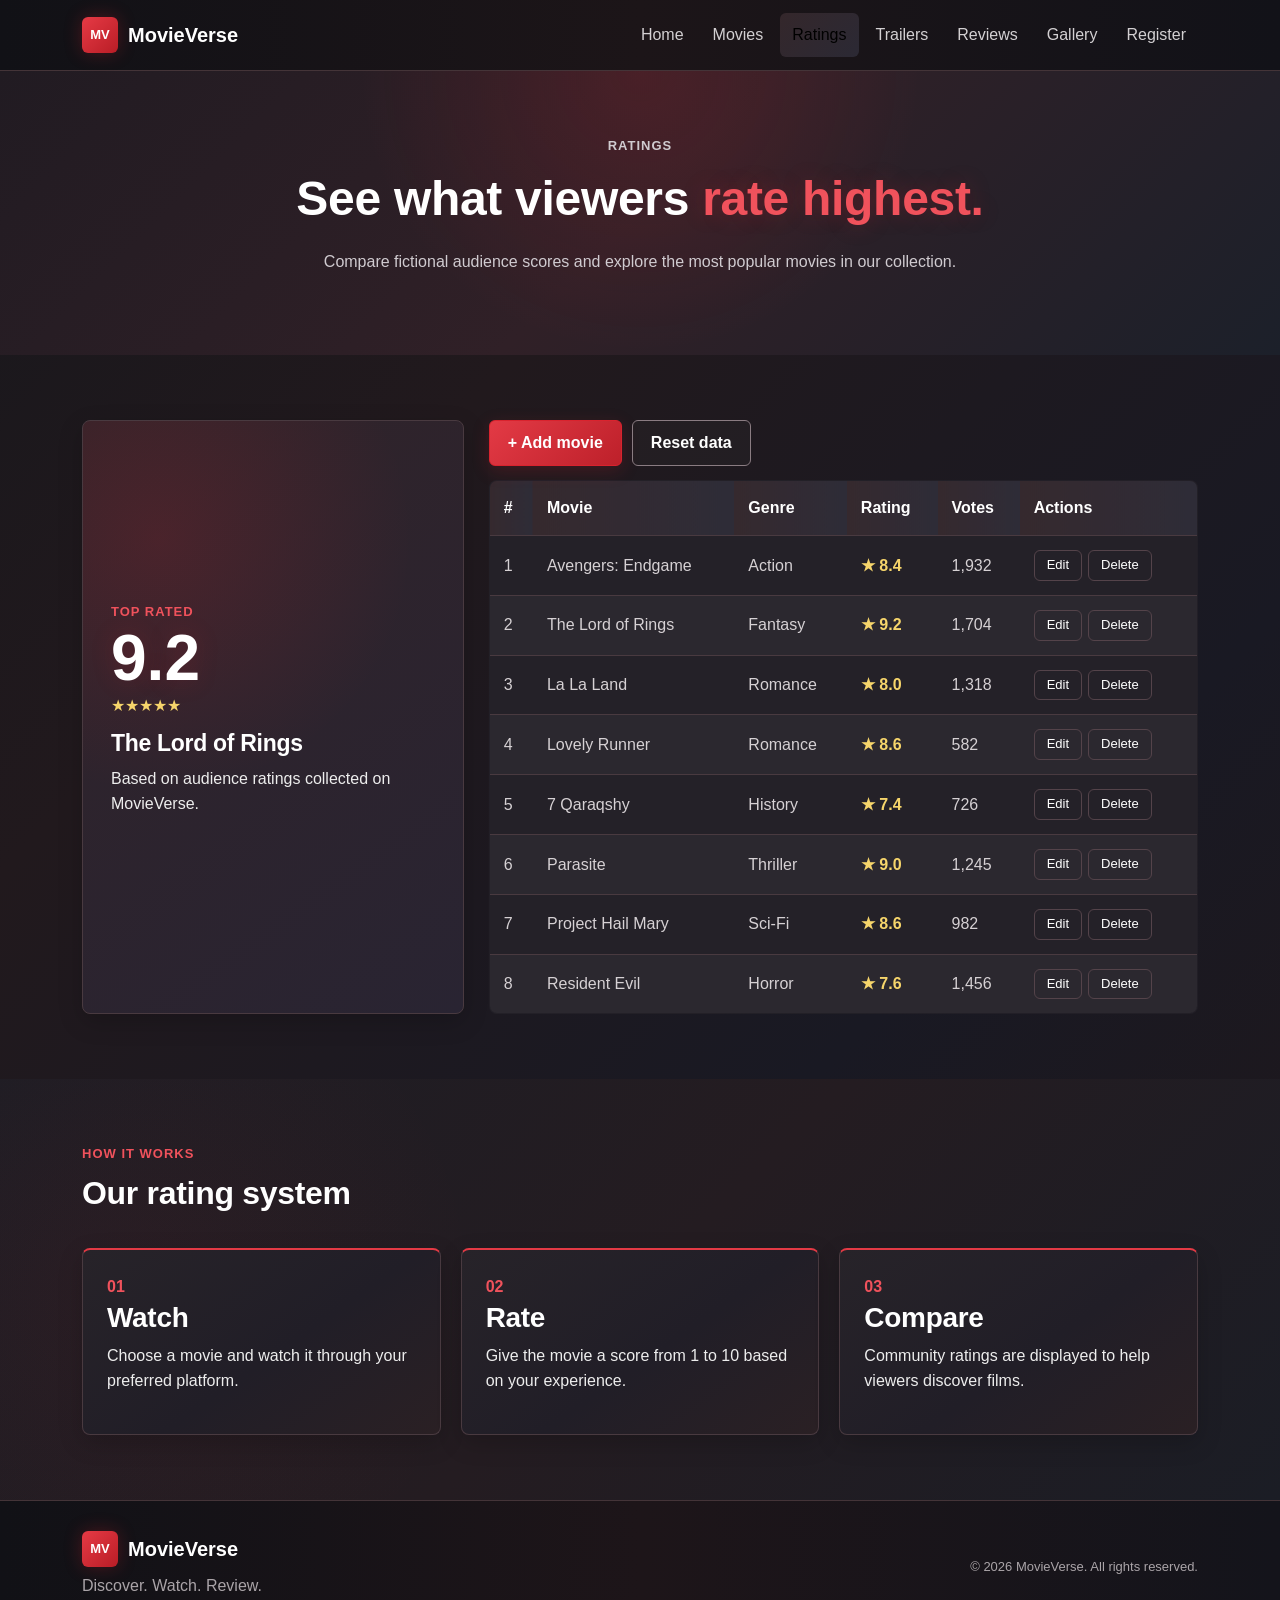
<file: ratings.html>
<!DOCTYPE html>
<html lang="en">

<head>
	<meta charset="utf-8" />
	<meta content="width=device-width, initial-scale=1.0" name="viewport" />
	<title>
		MovieVerse | Ratings
	</title>
	<link rel="icon" href="images/site_icon_transparent.png">
	<link href="https://fonts.googleapis.com" rel="preconnect" />
	<link crossorigin="" href="https://fonts.gstatic.com" rel="preconnect" />
	<link href="https://fonts.googleapis.com/css2?family=Inter:wght@400;500;600;700;800&amp;display=swap"
		rel="stylesheet" />
	<link href="https://cdn.jsdelivr.net/npm/bootstrap@5.3.3/dist/css/bootstrap.min.css" rel="stylesheet" />
	<link href="css/style.css" rel="stylesheet" />
</head>

<body>
	<header class="site-header">
		<nav class="navbar navbar-expand-lg">
			<div class="container">
				<a class="logo" href="index.html">
					<span>
						MV
					</span>
					MovieVerse
				</a>
				<button aria-label="Toggle navigation" class="navbar-toggler" data-bs-target="#mainNav"
					data-bs-toggle="collapse" type="button">
					<span class="navbar-toggler-icon">
					</span>
				</button>
				<div class="collapse navbar-collapse" id="mainNav">
					<ul class="navbar-nav ms-auto nav-list">
						<li class="nav-item">
							<a class="nav-link" href="index.html">
								Home
							</a>
						</li>
						<li class="nav-item">
							<a class="nav-link" href="movies.html">
								Movies
							</a>
						</li>
						<li class="nav-item">
							<a class="nav-link active" href="ratings.html">
								Ratings
							</a>
						</li>
						<li class="nav-item">
							<a class="nav-link" href="trailers.html">
								Trailers
							</a>
						</li>
						<li class="nav-item">
							<a class="nav-link" href="reviews.html">
								Reviews
							</a>
						</li>
						<li class="nav-item">
							<a class="nav-link" href="gallery.html">
								Gallery
							</a>
						</li>
						<li class="nav-item">
							<a class="nav-link" href="register.html">
								Register
							</a>
						</li>
					</ul>
				</div>
			</div>
		</nav>
	</header>
	<main>
		<section class="page-hero">
			<div class="container">
				<p class="eyebrow">
					RATINGS
				</p>
				<h1>
					See what viewers
					<span>
						rate highest.
					</span>
				</h1>
				<p>
					Compare fictional audience scores and explore the most popular movies in our collection.
				</p>
			</div>
		</section>
		<section class="section-padding">
			<div class="container">
				<div class="rating-layout">
					<div class="rating-highlight">
						<p class="eyebrow">
							TOP RATED
						</p>
						<strong>
							9.2
						</strong>
						<span>
							&starf;&starf;&starf;&starf;&starf;
						</span>
						<h2>
							The Lord of Rings
						</h2>
						<p>
							Based on audience ratings collected on MovieVerse.
						</p>
					</div>
					<div>
						<div class="table-actions">
							<button type="button" class="btn btn-primary-custom" id="addMovieBtn">+ Add movie</button>
							<button type="button" class="btn btn-outline-custom" id="resetDataBtn">Reset data</button>
						</div>
						<div class="table-responsive">
						<table class="table rating-table" id="ratingsTable">
							<thead>
								<tr>
									<th>
										#
									</th>
									<th>
										Movie
									</th>
									<th>
										Genre
									</th>
									<th>
										Rating
									</th>
									<th>
										Votes
									</th>
									<th>Actions</th>
								</tr>
							</thead>
							<tbody id="ratingsBody">
								
								<tr>
									<td>
										1
									</td>
									<td>
										Avengers: Endgame
									</td>
									<td>
										Action
									</td>
									<td>
										&starf; 8.4
									</td>
									<td>
										1,932
									</td>
								</tr>
								<tr>
									<td>
										2
									</td>
									<td>
										The Lord of Rings
									</td>
									<td>
										Fantasy
									</td>
									<td>
										&starf; 9.2
									</td>
									<td>
										1,704
									</td>
								</tr>
								<tr>
									<td>
										3
									</td>
									<td>
										La La Land
									</td>
									<td>
										Romance
									</td>
									<td>
										&starf; 8.0
									</td>
									<td>
										1,318
									</td>
								</tr>
								<tr>
									<td>
										4
									</td>
									<td>
										Lovely Runner
									</td>
									<td>
										Romance
									</td>
									<td>
										&starf; 8.6
									</td>
									<td>
										582
									</td>
								</tr>
								<tr>
									<td>
										5
									</td>
									<td>
										7 Qaraqshy
									</td>
									<td>
										History
									</td>
									<td>
										&starf; 7.4
									</td>
									<td>
										726
									</td>
								</tr>
								<tr>
									<td>
										6
									</td>
									<td>
										Parasite	
									</td>
									<td>
										Thriller
									</td>
									<td>
										&starf; 9.0
									</td>
									<td>
										1,245
									</td>
								</tr>
								<tr>
									<td>
										7
									</td>
									<td>
										Project Hail Mary
									</td>
									<td>
										Sci-Fi
									</td>
									<td>
										&starf; 8.6
									</td>
									<td>
										982
									</td>
								</tr>
								<tr>
									<td>
										8
									</td>
									<td>
										Resident Evil
									</td>
									<td>
										Horror
									</td>
									<td>
										&starf; 7.6
									</td>
									<td>
										1,456
									</td>
								</tr>
							
							</tbody>
						</table>
						</div>
					</div>
				</div>
			</div>
		</section>
		<section class="section-padding light-section">
			<div class="container">
				<div class="section-heading">
					<p class="eyebrow">
						HOW IT WORKS
					</p>
					<h2>
						Our rating system
					</h2>
				</div>
				<div class="rating-steps">
					<article>
						<span>
							01
						</span>
						<h3>
							Watch
						</h3>
						<p>
							Choose a movie and watch it through your preferred platform.
						</p>
					</article>
					<article>
						<span>
							02
						</span>
						<h3>
							Rate
						</h3>
						<p>
							Give the movie a score from 1 to 10 based on your experience.
						</p>
					</article>
					<article>
						<span>
							03
						</span>
						<h3>
							Compare
						</h3>
						<p>
							Community ratings are displayed to help viewers discover films.
						</p>
					</article>
				</div>
			</div>
		</section>

		<!-- Add / Edit modal -->
		<div class="modal fade" id="movieModal" tabindex="-1" aria-hidden="true">
			<div class="modal-dialog modal-dialog-centered">
				<form class="modal-content" id="movieForm" novalidate>
					<div class="modal-header">
						<h2 class="modal-title" id="movieModalTitle">Add movie</h2>
						<button type="button" class="btn-close btn-close-white" data-bs-dismiss="modal" aria-label="Close"></button>
					</div>
					<div class="modal-body">
						<input type="hidden" id="movieId" />
						<div class="mb-3">
							<label class="form-label" for="mTitle">Movie title</label>
							<input class="form-control" id="mTitle" type="text" maxlength="60" />
							<div class="field-feedback" data-for="mTitle"></div>
						</div>
						<div class="mb-3">
							<label class="form-label" for="mGenre">Genre</label>
							<select class="form-select" id="mGenre">
								<option>Action</option><option>Fantasy</option><option>Drama</option><option>History</option>
								<option>Romance</option><option>Thriller</option><option>Horror</option><option>Sci-Fi</option>
							</select>
						</div>
						<div class="row g-3">
							<div class="col-6">
								<label class="form-label" for="mRating">Rating (1&ndash;10)</label>
								<input class="form-control" id="mRating" type="number" step="0.1" min="1" max="10" />
								<div class="field-feedback" data-for="mRating"></div>
							</div>
							<div class="col-6">
								<label class="form-label" for="mVotes">Votes</label>
								<input class="form-control" id="mVotes" type="number" min="0" step="1" />
								<div class="field-feedback" data-for="mVotes"></div>
							</div>
						</div>
					</div>
					<div class="modal-footer">
						<button type="button" class="btn btn-outline-custom" data-bs-dismiss="modal">Cancel</button>
						<button type="submit" class="btn btn-primary-custom">Save</button>
					</div>
				</form>
			</div>
		</div>
		<!-- Delete confirmation modal -->
		<div class="modal fade" id="deleteModal" tabindex="-1" aria-hidden="true">
			<div class="modal-dialog modal-dialog-centered modal-sm">
				<div class="modal-content">
					<div class="modal-header">
						<h2 class="modal-title">Delete movie?</h2>
						<button type="button" class="btn-close btn-close-white" data-bs-dismiss="modal" aria-label="Close"></button>
					</div>
					<div class="modal-body">Are you sure you want to delete <strong id="deleteName"></strong>? This cannot be undone.</div>
					<div class="modal-footer">
						<button type="button" class="btn btn-outline-custom" data-bs-dismiss="modal">Cancel</button>
						<button type="button" class="btn btn-danger" id="confirmDeleteBtn">Delete</button>
					</div>
				</div>
			</div>
		</div>
	</main>
	<footer class="site-footer">
		<div class="container footer-flex">
			<div>
				<a class="logo footer-logo" href="index.html">
					<span>
						MV
					</span>
					MovieVerse
				</a>
				<p>
					Discover. Watch. Review.
				</p>
			</div>
			<p class="copyright">
				&copy; 2026 MovieVerse. All rights reserved.
			</p>
		</div>
	</footer>
	<script src="https://cdn.jsdelivr.net/npm/bootstrap@5.3.3/dist/js/bootstrap.bundle.min.js">
	</script>
	<script src="https://code.jquery.com/jquery-3.7.1.min.js"></script>
	<script src="js/script.js"></script>
</body>

</html>
</file>
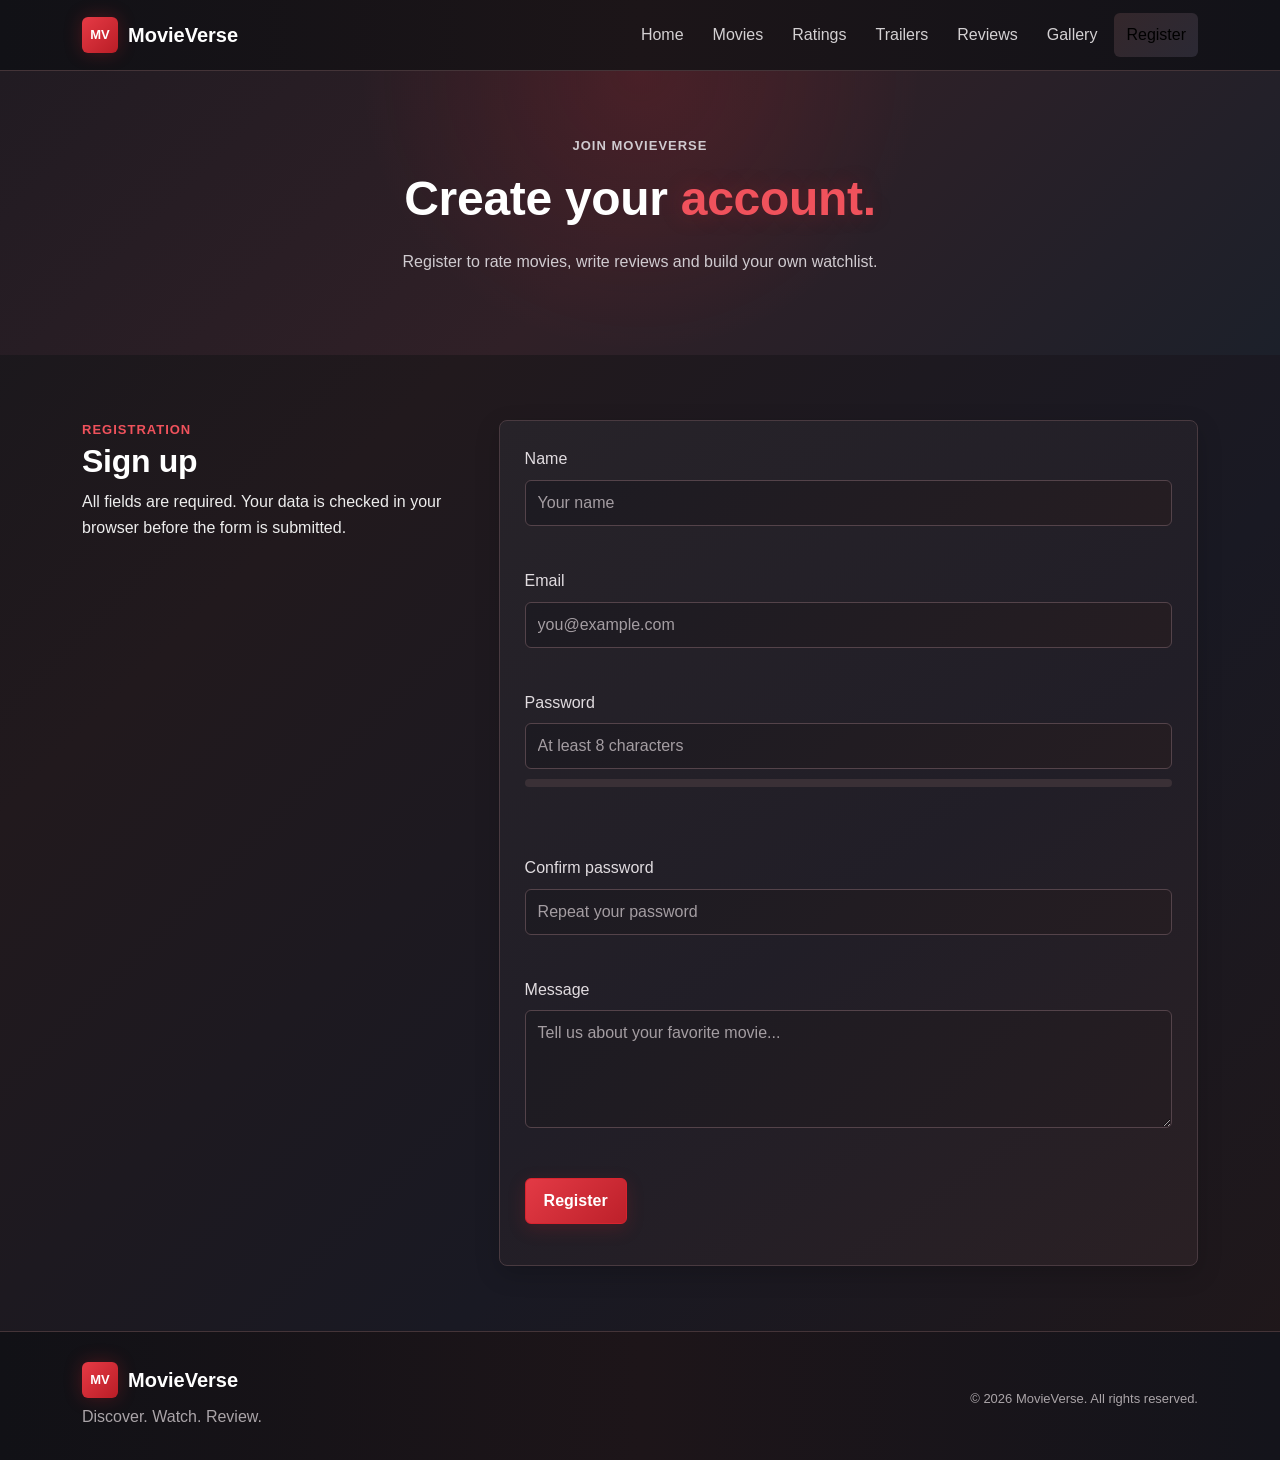
<file: register.html>
<!DOCTYPE html>
<html lang="en">

<head>
	<meta charset="utf-8" />
	<meta content="width=device-width, initial-scale=1.0" name="viewport" />
	<meta content="MovieVerse - movie information, ratings, trailers and reviews." name="description" />
	<title>
		MovieVerse | Register
	</title>
	<link rel="icon" href="images/site_icon_transparent.png">
	<link href="https://fonts.googleapis.com" rel="preconnect" />
	<link crossorigin="" href="https://fonts.gstatic.com" rel="preconnect" />
	<link href="https://fonts.googleapis.com/css2?family=Inter:wght@400;500;600;700;800&amp;display=swap"
		rel="stylesheet" />
	<link href="https://cdn.jsdelivr.net/npm/bootstrap@5.3.3/dist/css/bootstrap.min.css" rel="stylesheet" />
	<link href="css/style.css" rel="stylesheet" />
</head>

<body>
	<header class="site-header">
		<nav class="navbar navbar-expand-lg">
			<div class="container">
				<a class="logo" href="index.html">
					<span>
						MV
					</span>
					MovieVerse
				</a>
				<button aria-label="Toggle navigation" class="navbar-toggler" data-bs-target="#mainNav"
					data-bs-toggle="collapse" type="button">
					<span class="navbar-toggler-icon">
					</span>
				</button>
				<div class="collapse navbar-collapse" id="mainNav">
					<ul class="navbar-nav ms-auto nav-list">
						<li class="nav-item">
							<a class="nav-link" href="index.html">
								Home
							</a>
						</li>
						<li class="nav-item">
							<a class="nav-link" href="movies.html">
								Movies
							</a>
						</li>
						<li class="nav-item">
							<a class="nav-link" href="ratings.html">
								Ratings
							</a>
						</li>
						<li class="nav-item">
							<a class="nav-link" href="trailers.html">
								Trailers
							</a>
						</li>
						<li class="nav-item">
							<a class="nav-link" href="reviews.html">
								Reviews
							</a>
						</li>
						<li class="nav-item">
							<a class="nav-link" href="gallery.html">
								Gallery
							</a>
						</li>
						<li class="nav-item">
							<a class="nav-link active" href="register.html">
								Register
							</a>
						</li>
					</ul>
				</div>
			</div>
		</nav>
	</header>
	<main>
		<section class="page-hero">
			<div class="container">
				<p class="eyebrow">JOIN MOVIEVERSE</p>
				<h1>Create your <span>account.</span></h1>
				<p>Register to rate movies, write reviews and build your own watchlist.</p>
			</div>
		</section>
		<section class="section-padding">
			<div class="container review-form-layout">
				<div>
					<p class="eyebrow">REGISTRATION</p>
					<h2>Sign up</h2>
					<p>All fields are required. Your data is checked in your browser before the form is submitted.</p>
				</div>
				<form class="contact-form" id="registerForm" novalidate>
					<div class="mb-3">
						<label class="form-label" for="regName">Name</label>
						<input class="form-control" id="regName" type="text" placeholder="Your name" autocomplete="name" />
						<div class="field-feedback" data-for="regName"></div>
					</div>
					<div class="mb-3">
						<label class="form-label" for="regEmail">Email</label>
						<input class="form-control" id="regEmail" type="email" placeholder="you@example.com" autocomplete="email" />
						<div class="field-feedback" data-for="regEmail"></div>
					</div>
					<div class="mb-3">
						<label class="form-label" for="regPassword">Password</label>
						<input class="form-control" id="regPassword" type="password" placeholder="At least 8 characters" autocomplete="new-password" />
						<div class="strength-meter"><div class="strength-fill" id="strengthFill"></div></div>
						<div class="strength-label" id="strengthLabel"></div>
						<div class="field-feedback" data-for="regPassword"></div>
					</div>
					<div class="mb-3">
						<label class="form-label" for="regConfirm">Confirm password</label>
						<input class="form-control" id="regConfirm" type="password" placeholder="Repeat your password" autocomplete="new-password" />
						<div class="field-feedback" data-for="regConfirm"></div>
					</div>
					<div class="mb-3">
						<label class="form-label" for="regMessage">Message</label>
						<textarea class="form-control" id="regMessage" rows="4" placeholder="Tell us about your favorite movie..."></textarea>
						<div class="field-feedback" data-for="regMessage"></div>
					</div>
					<button class="btn btn-primary-custom mt-2" type="submit">Register</button>
					<div id="formAlert" class="mt-3" role="alert"></div>
				</form>
			</div>
		</section>
	
	</main>
	<footer class="site-footer">
		<div class="container footer-flex">
			<div>
				<a class="logo footer-logo" href="index.html">
					<span>
						MV
					</span>
					MovieVerse
				</a>
				<p>
					Discover. Watch. Review.
				</p>
			</div>
			
			<p class="copyright">
				&copy; 2026 MovieVerse. All rights reserved.
			</p>
		</div>
	</footer>
	<script src="https://cdn.jsdelivr.net/npm/bootstrap@5.3.3/dist/js/bootstrap.bundle.min.js">
	</script>
	<script src="https://code.jquery.com/jquery-3.7.1.min.js"></script>
	<script src="js/script.js"></script>
</body>

</html>
</file>
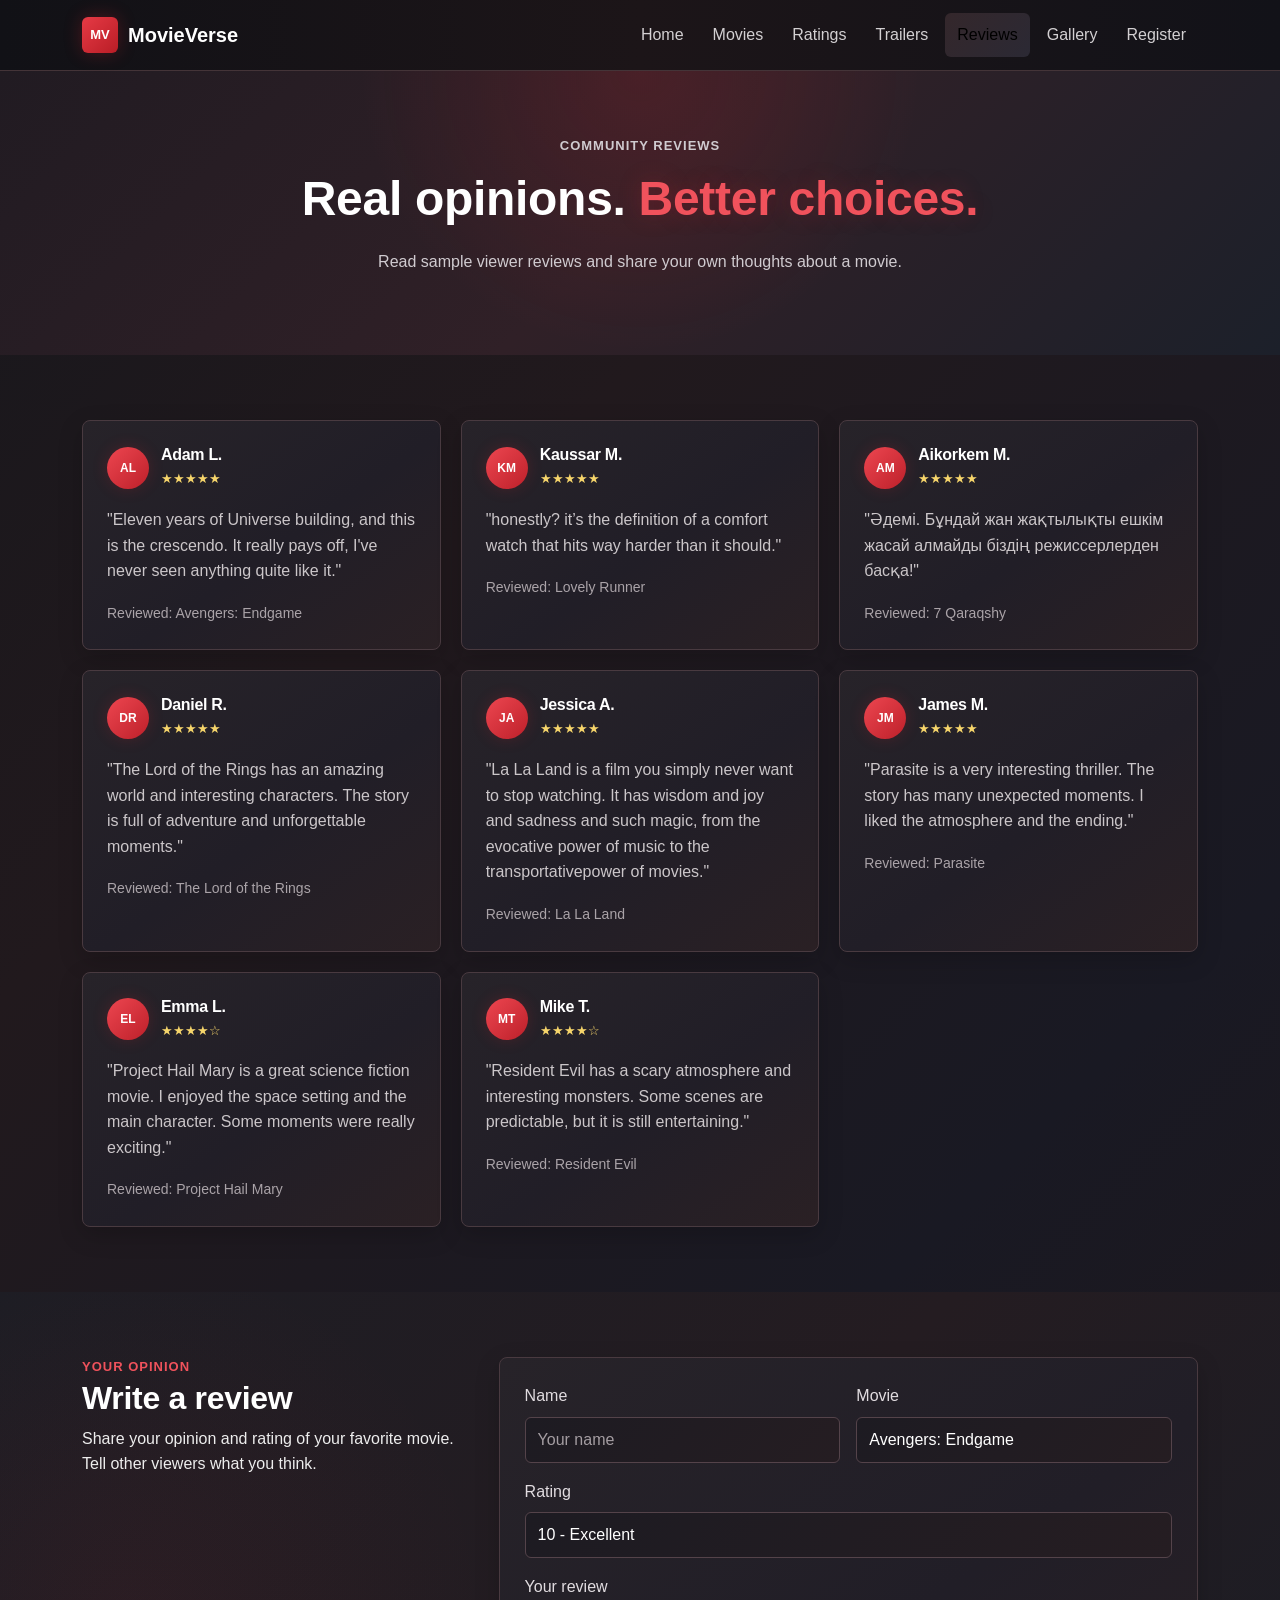
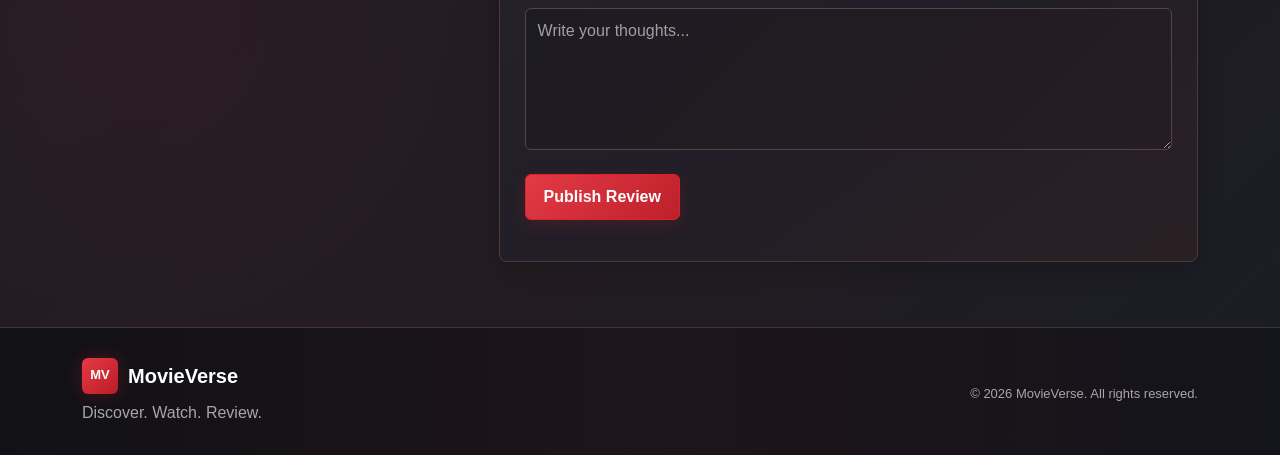
<file: reviews.html>
<!DOCTYPE html>
<html lang="en">

<head>
	<meta charset="utf-8" />
	<meta content="width=device-width, initial-scale=1.0" name="viewport" />
	<title>
		MovieVerse | Reviews
	</title>
	<link rel="icon" href="images/site_icon_transparent.png">
	<link href="https://fonts.googleapis.com" rel="preconnect" />
	<link crossorigin="" href="https://fonts.gstatic.com" rel="preconnect" />
	<link href="https://fonts.googleapis.com/css2?family=Inter:wght@400;500;600;700;800&amp;display=swap"
		rel="stylesheet" />
	<link href="https://cdn.jsdelivr.net/npm/bootstrap@5.3.3/dist/css/bootstrap.min.css" rel="stylesheet" />
	<link href="css/style.css" rel="stylesheet" />
</head>

<body>
	<header class="site-header">
		<nav class="navbar navbar-expand-lg">
			<div class="container">
				<a class="logo" href="index.html">
					<span>
						MV
					</span>
					MovieVerse
				</a>
				<button aria-label="Toggle navigation" class="navbar-toggler" data-bs-target="#mainNav"
					data-bs-toggle="collapse" type="button">
					<span class="navbar-toggler-icon">
					</span>
				</button>
				<div class="collapse navbar-collapse" id="mainNav">
					<ul class="navbar-nav ms-auto nav-list">
						<li class="nav-item">
							<a class="nav-link" href="index.html">
								Home
							</a>
						</li>
						<li class="nav-item">
							<a class="nav-link" href="movies.html">
								Movies
							</a>
						</li>
						<li class="nav-item">
							<a class="nav-link" href="ratings.html">
								Ratings
							</a>
						</li>
						<li class="nav-item">
							<a class="nav-link" href="trailers.html">
								Trailers
							</a>
						</li>
						<li class="nav-item">
							<a class="nav-link active" href="reviews.html">
								Reviews
							</a>
						</li>
						<li class="nav-item">
							<a class="nav-link" href="gallery.html">
								Gallery
							</a>
						</li>
						<li class="nav-item">
							<a class="nav-link" href="register.html">
								Register
							</a>
						</li>
					</ul>
				</div>
			</div>
		</nav>
	</header>
	<main>
		<section class="page-hero">
			<div class="container">
				<p class="eyebrow">
					COMMUNITY REVIEWS
				</p>
				<h1>
					Real opinions.
					<span>
						Better choices.
					</span>
				</h1>
				<p>
					Read sample viewer reviews and share your own thoughts about a movie.
				</p>
			</div>
		</section>
		<section class="section-padding">
			<div class="container">
				<div class="review-grid" id="reviewGrid">

				

					<article class="review-card">
						<div class="review-top">
							<div class="avatar">AL</div>
							<div>
								<h3>Adam L.</h3>
								<span>★★★★★</span>
							</div>
						</div>
						<p>"Eleven years of Universe building, and this is
							the crescendo. It really pays off, I've never
							seen anything quite like it."</p>
						<small>Reviewed: Avengers: Endgame</small>
					</article>
					<article class="review-card">
						<div class="review-top">
							<div class="avatar">KM</div>
							<div>
								<h3>Kaussar M.</h3>
								<span>★★★★★</span>
							</div>
						</div>
						<p>"honestly? it’s the definition of a comfort watch
							that hits way harder than it should."</p>
						<small>Reviewed: Lovely Runner</small>
					</article>

					<article class="review-card">
						<div class="review-top">
							<div class="avatar">AM</div>
							<div>
								<h3>Aikorkem M.</h3>
								<span>★★★★★</span>
							</div>
						</div>
						<p>"Әдемі. Бұндай жан жақтылықты ешкім жасай алмайды
							біздің режиссерлерден басқа!"</p>
						<small>Reviewed: 7 Qaraqshy</small>
					</article>
					<article class="review-card">
						<div class="review-top">
							<div class="avatar">DR</div>
							<div>
								<h3>Daniel R.</h3>
								<span>★★★★★</span>
							</div>
						</div>
						<p>"The Lord of the Rings has an amazing world and
							interesting characters. The story is full of adventure
							and unforgettable moments."</p>
						<small>Reviewed: The Lord of the Rings</small>
					</article>

					<article class="review-card">
						<div class="review-top">
							<div class="avatar">JA</div>
							<div>
								<h3>Jessica A.</h3>
								<span>★★★★★</span>
							</div>
						</div>
						<p>"La La Land is a film you simply never want to stop
							watching. It has wisdom and joy and sadness and such
							magic, from the evocative power of music to the
							transportativepower of movies."</p>
						<small>Reviewed: La La Land</small>
					</article>

					<article class="review-card">
						<div class="review-top">
							<div class="avatar">JM</div>
							<div>
								<h3>James M.</h3>
								<span>★★★★★</span>
							</div>
						</div>
						<p>"Parasite is a very interesting thriller.
							The story has many unexpected moments.
							I liked the atmosphere and the ending."</p>
						<small>Reviewed: Parasite</small>
					</article>

					<article class="review-card">
						<div class="review-top">
							<div class="avatar">EL</div>
							<div>
								<h3>Emma L.</h3>
								<span>★★★★☆</span>
							</div>
						</div>
						<p>"Project Hail Mary is a great science fiction movie.
							I enjoyed the space setting and the main character.
							Some moments were really exciting."</p>
						<small>Reviewed: Project Hail Mary</small>
					</article>

					<article class="review-card">
						<div class="review-top">
							<div class="avatar">MT</div>
							<div>
								<h3>Mike T.</h3>
								<span>★★★★☆</span>
							</div>
						</div>
						<p>"Resident Evil has a scary atmosphere and
							interesting monsters. Some scenes are predictable,
							but it is still entertaining."</p>
						<small>Reviewed: Resident Evil</small>
					</article>

				</div>
			</div>
		</section>

		<section class="section-padding light-section">
			<div class="container review-form-layout">
				<div>
					<p class="eyebrow">YOUR OPINION</p>
					<h2>Write a review</h2>
					<p>
						Share your opinion and rating of your favorite movie.
						Tell other viewers what you think.
					</p>
				</div>

				<form action="#" class="contact-form" id="reviewForm" method="post" novalidate>
					<div class="row g-3">
						<div class="col-md-6">
							<label class="form-label" for="reviewer">
								Name
							</label>
							<input class="form-control" id="reviewer" name="reviewer" placeholder="Your name" required
								type="text" />
						</div>

						<div class="col-md-6">
							<label class="form-label" for="movie">
								Movie
							</label>
							<select class="form-select" id="movie" name="movie">
								<option>Avengers: Endgame</option>
								<option>The Lord of the Rings</option>
								<option>La La Land</option>
								<option>Parasite</option>
								<option>Lovely Runner</option>
								<option>7 Qaraqshy</option>
								<option>Project Hail Mary</option>
								<option>Resident Evil</option>
							</select>
						</div>
					</div>

					<div class="mt-3">
						<label class="form-label" for="score">
							Rating
						</label>
						<select class="form-select" id="score" name="score">
							<option value="10">10 - Excellent</option>
							<option value="9">9 - Amazing</option>
							<option value="8">8 - Very good</option>
							<option value="7">7 - Good</option>
							<option value="6">6 - Average</option>
							<option value="5">5 - Below average</option>
							<option value="4">4 - Weak</option>
							<option value="3">3 - Poor</option>
							<option value="2">2 - Very poor</option>
							<option value="1">1 - Terrible</option>
						</select>
					</div>

					<div class="mt-3">
						<label class="form-label" for="review">
							Your review
						</label>
						<textarea class="form-control" id="review" name="review" placeholder="Write your thoughts..."
							required rows="5"></textarea>
					</div>

					<button class="btn btn-primary-custom mt-4" type="submit">
						Publish Review
					</button>
					<div id="reviewAlert" class="mt-3" role="alert"></div>
				</form>
			</div>
		</section>
	</main>
	<footer class="site-footer">
		<div class="container footer-flex">
			<div>
				<a class="logo footer-logo" href="index.html">
					<span>
						MV
					</span>
					MovieVerse
				</a>
				<p>
					Discover. Watch. Review.
				</p>
			</div>
			<p class="copyright">
				&copy; 2026 MovieVerse. All rights reserved.
			</p>
		</div>
	</footer>
	<script src="https://cdn.jsdelivr.net/npm/bootstrap@5.3.3/dist/js/bootstrap.bundle.min.js">
	</script>
	<script src="https://code.jquery.com/jquery-3.7.1.min.js"></script>
	<script src="js/script.js"></script>
</body>

</html>
</file>
<file: css/style.css>
* {
    box-sizing: border-box;
}

body {
    margin: 0;
    font-family: Arial, sans-serif;
    color: #ededed;
    background: linear-gradient(
        135deg,
        #17171c 0%,
        #21191d 30%,
        #191923 65%,
        #201719 100%
    );
    line-height: 1.6;
}

h1, h2, h3 {
    color: #fff;
    line-height: 1.25;
    font-weight: 700;
    letter-spacing: -0.3px;
}

a {
    color: inherit;
    text-decoration: none;
}

.site-header {
    background: linear-gradient(
        90deg,
        #111116 0%,
        #1c1518 50%,
        #121218 100%
    );
    border-bottom: 1px solid #443438;
}

.navbar {
    min-height: 70px;
}

.logo {
    display: inline-flex;
    align-items: center;
    gap: 10px;
    color: #fff;
    font-size: 20px;
    font-weight: bold;
}

.logo span {
    display: grid;
    place-items: center;
    width: 36px;
    height: 36px;
    background: linear-gradient(135deg, #e63a45, #b91d26);
    border-radius: 6px;
    font-size: 13px;
    box-shadow: 0 0 18px rgba(217, 35, 46, 0.28);
}

.nav-list {
    gap: 5px;
}

.nav-link {
    padding: 9px 12px !important;
    color: #d3d0d2;
    border-radius: 6px;
}

.nav-link:hover,
.nav-link.active {
    color: #fff;
    background: linear-gradient(135deg, #34272b, #2b2934);
}

.hero {
    padding: 75px 0;
    background:
        radial-gradient(
            circle at 80% 35%,
            rgba(217, 35, 46, 0.18),
            transparent 35%
        ),
        radial-gradient(
            circle at 15% 20%,
            rgba(105, 82, 145, 0.13),
            transparent 30%
        ),
        linear-gradient(
            135deg,
            #211b22 0%,
            #302027 45%,
            #1b202b 100%
        );
}

.hero-content {
    display: flex;
    align-items: center;
    justify-content: space-between;
    gap: 40px;
}

.hero-text {
    max-width: 620px;
}

.hero h1,
.page-hero h1 {
    margin: 12px 0 20px;
    font-size: 48px;
}

.hero h1 span,
.page-hero h1 span {
    color: #f0525c;
    text-shadow: 0 0 22px rgba(217, 35, 46, 0.25);
}

.hero-description {
    max-width: 550px;
    color: #d1cdd0;
}

.hero-buttons {
    display: flex;
    gap: 12px;
    margin-top: 25px;
}

.btn-primary-custom,
.btn-outline-custom {
    display: inline-block;
    padding: 10px 18px;
    border: 1px solid #d9232e;
    border-radius: 6px;
    font-weight: bold;
}

.btn-primary-custom {
    color: #fff;
    background: linear-gradient(135deg, #e33a45, #bd202a);
    box-shadow: 0 5px 18px rgba(217, 35, 46, 0.18);
}

.btn-primary-custom:hover {
    color: #fff;
    background: linear-gradient(135deg, #ef4651, #cb2731);
    box-shadow: 0 6px 22px rgba(217, 35, 46, 0.3);
}

.btn-outline-custom {
    color: #fff;
    border-color: #8a7c82;
    background: rgba(255, 255, 255, 0.02);
}

.btn-outline-custom:hover {
    color: #fff;
    background: linear-gradient(135deg, #3b3035, #30303b);
}

.hero-poster {
    position: relative;
    width: 290px;
    height: 390px;
    flex-shrink: 0;
    padding: 20px;
    overflow: hidden;
    background: #28232a;
    border-radius: 8px;
    box-shadow:
        0 18px 45px rgba(0, 0, 0, 0.35),
        0 0 30px rgba(217, 35, 46, 0.12);
}

.hero-poster img {
    position: absolute;
    top: 0;
    left: 0;
    z-index: 1;
    width: 100%;
    height: 100%;
    object-fit: cover;
}

.hero-poster::after {
    content: "";
    position: absolute;
    top: 0;
    left: 0;
    z-index: 2;
    width: 100%;
    height: 100%;
    background: linear-gradient(
        to top,
        rgba(15, 10, 14, 0.82),
        rgba(31, 18, 24, 0.12) 58%,
        rgba(25, 20, 30, 0.25)
    );
    pointer-events: none;
}

.poster-content {
    position: relative;
    z-index: 3;
    display: flex;
    flex-direction: column;
    justify-content: space-between;
    width: 100%;
    height: 100%;
    padding: 18px;
    border: 1px solid rgba(255, 255, 255, 0.55);
    border-radius: 6px;
    color: #fff;
}

.poster-content small {
    letter-spacing: 2px;
}

.poster-content strong {
    font-size: 38px;
    line-height: 1;
}

.poster-content span {
    color: #f6d56b;
}

.section-padding,
.dark-section {
    padding: 65px 0;
}

.dark-section,
.light-section {
    background:
        radial-gradient(
            circle at 10% 50%,
            rgba(217, 35, 46, 0.06),
            transparent 30%
        ),
        linear-gradient(
            135deg,
            #1d1d24 0%,
            #241c21 50%,
            #1b1d25 100%
        );
}

.section-heading {
    max-width: 700px;
    margin-bottom: 35px;
}

.section-heading h2 {
    margin: 8px 0 12px;
}

.eyebrow {
    margin: 0;
    color: #f0525c;
    font-size: 13px;
    font-weight: bold;
    letter-spacing: 1px;
}

.page-hero {
    padding: 65px 0;
    background:
        radial-gradient(
            circle at 50% 0%,
            rgba(217, 35, 46, 0.16),
            transparent 40%
        ),
        linear-gradient(
            135deg,
            #211b22 0%,
            #302027 50%,
            #1c202a 100%
        );
    text-align: center;
}

.page-hero .container {
    max-width: 850px;
}

.page-hero p {
    color: #d0cbd0;
}

.light-heading p:not(.eyebrow) {
    color: #c9c5c8;
}

.feature-grid,
.movie-mini-grid,
.trailer-grid,
.review-grid,
.rating-steps {
    display: grid;
    grid-template-columns: repeat(3, 1fr);
    gap: 20px;
}

.feature-card,
.movie-mini,
.movie-card,
.rating-highlight,
.rating-steps article,
.trailer-card,
.review-card,
.contact-form {
    border: 1px solid #493a40;
    background: linear-gradient(
        145deg,
        #272329 0%,
        #211e27 55%,
        #2a2024 100%
    );
    border-radius: 8px;
    box-shadow: 0 8px 24px rgba(0, 0, 0, 0.18);
}

.feature-card,
.review-card,
.rating-steps article {
    padding: 24px;
}

.feature-card p,
.movie-body p,
.trailer-body p,
.review-card p,
.section-heading p:not(.eyebrow) {
    color: #cbc6c9;
}

.feature-icon {
    display: grid;
    place-items: center;
    width: 42px;
    height: 42px;
    margin-bottom: 18px;
    background: linear-gradient(135deg, #482d34, #352a3b);
    color: #ff626b;
    font-weight: bold;
    border-radius: 6px;
    box-shadow: 0 0 16px rgba(217, 35, 46, 0.12);
}

.movie-mini {
    display: flex;
    align-items: center;
    gap: 15px;
    padding: 15px;
}

.movie-mini h3 {
    margin: 0 0 5px;
    font-size: 16px;
}

.movie-mini span,
.rating-highlight > span {
    color: #f6d56b;
}

.mini-poster {
    display: grid;
    place-items: center;
    width: 60px;
    height: 80px;
    flex-shrink: 0;
    color: #fff;
    font-size: 11px;
    font-weight: bold;
    border-radius: 6px;
}
.mini-poster img {
    width: 60px;
    height: 80px;
    object-fit: cover;
    border-radius: 6px;
}

.poster-a {
    background: linear-gradient(145deg, #353039, #b63843);
}

.poster-b {
    background: linear-gradient(145deg, #25364a, #4b82b2);
}

.poster-c {
    background: linear-gradient(145deg, #39343a, #ad8645);
}

.poster-d {
    background: linear-gradient(145deg, #49303c, #b96881);
}

.movie-grid {
    display: grid;
    grid-template-columns: repeat(2, 1fr);
    gap: 22px;
}

.movie-card {
    display: grid;
    grid-template-columns: 170px 1fr;
    overflow: hidden;
}

.movie-poster {
    position: relative;
    display: flex;
    flex-direction: column;
    justify-content: space-between;
    min-height: 260px;
    padding: 18px;
    overflow: hidden;
    color: #fff;
}

.movie-poster img {
    position: absolute;
    top: 0;
    left: 0;
    z-index: 1;
    width: 100%;
    height: 100%;
    object-fit: cover;
}

.movie-poster::after {
    content: "";
    position: absolute;
    top: 0;
    left: 0;
    z-index: 2;
    width: 100%;
    height: 100%;
    background: linear-gradient(
        to top,
        rgba(13, 10, 14, 0.82),
        rgba(22, 16, 23, 0.12) 60%,
        rgba(27, 20, 30, 0.3)
    );
}

.movie-poster span,
.movie-poster strong {
    position: relative;
    z-index: 3;
}

.movie-poster span {
    font-size: 11px;
    font-weight: bold;
    letter-spacing: 1px;
}

.movie-poster strong {
    font-size: 23px;
    line-height: 1;
}

.movie-body {
    padding: 22px;
}

.movie-body h2,
.trailer-body h2 {
    font-size: 21px;
}

.movie-meta {
    display: flex;
    flex-wrap: wrap;
    gap: 8px;
    margin-top: 15px;
}

.movie-meta span {
    padding: 4px 8px;
    background: linear-gradient(135deg, #3a3339, #32313b);
    font-size: 12px;
    border-radius: 5px;
}

.movie-meta span:nth-child(2),
.rating-table td:nth-child(4) {
    color: #f6d56b;
    font-weight: bold;
}

.rating-layout {
    display: grid;
    grid-template-columns: 0.7fr 1.3fr;
    gap: 25px;
}

.rating-highlight {
    display: flex;
    flex-direction: column;
    justify-content: center;
    padding: 28px;
    background:
        radial-gradient(
            circle at 20% 20%,
            rgba(217, 35, 46, 0.16),
            transparent 45%
        ),
        linear-gradient(145deg, #302329, #292432);
}

.rating-highlight strong {
    font-size: 64px;
    line-height: 1.1;
    color: #fff;
    text-shadow: 0 0 24px rgba(217, 35, 46, 0.2);
}

.rating-highlight h2 {
    margin-top: 10px;
    font-size: 23px;
}

.rating-table {
    color: #d6d1d4;
    background: linear-gradient(145deg, #242128, #211e26);
    border: 1px solid #493a40;
    border-radius: 8px;
    overflow: hidden;
}

.rating-table th {
    color: #fff;
    background: linear-gradient(90deg, #35292e, #2e2c37);
}

.rating-table td,
.rating-table th {
    padding: 14px;
    vertical-align: middle;
    border-color: #493a40;
}

.rating-steps article {
    border-top: 2px solid #e33a45;
}

.rating-steps span {
    color: #f0525c;
    font-weight: bold;
}

.trailer-grid {
    grid-template-columns: repeat(3, minmax(0, 1fr));
    align-items: start;
    gap: 25px;
}

.trailer-card {
    min-width: 0;
    overflow: hidden;
    border-radius: 8px;
}

.trailer-screen {
    position: relative;
    width: 100%;
    aspect-ratio: 16 / 9;
    overflow: hidden;
    background: linear-gradient(135deg, #16141a, #24191e);
}

.trailer-screen video,
.trailer-screen iframe {
    display: block;
    width: 100%;
    height: 100%;
    border: 0;
}

.trailer-screen video {
    object-fit: contain;
}

.trailer-screen iframe {
    position: absolute;
    top: 0;
    left: 0;
}

.trailer-body {
    padding: 20px;
}

.trailer-body h2 {
    margin-bottom: 10px;
    font-size: 20px;
}

.trailer-body p {
    min-height: 45px;
    margin-bottom: 15px;
    font-size: 14px;
}

.trailer-body .btn {
    margin-top: 5px;
}

.review-top {
    display: flex;
    align-items: center;
    gap: 12px;
    margin-bottom: 16px;
}

.avatar {
    display: grid;
    place-items: center;
    width: 42px;
    height: 42px;
    border-radius: 50%;
    color: #fff;
    background: linear-gradient(135deg, #ed4650, #bd202a);
    box-shadow: 0 0 16px rgba(217, 35, 46, 0.2);
    font-size: 12px;
    font-weight: bold;
}

.review-top h3 {
    margin: 0;
    font-size: 16px;
}

.review-top span {
    color: #f6d56b;
    font-size: 13px;
}

.review-card small {
    color: #aaa3a8;
}

.review-form-layout {
    display: grid;
    grid-template-columns: 0.7fr 1.3fr;
    align-items: start;
    gap: 40px;
}

.contact-form {
    padding: 25px;
}

.contact-form label {
    color: #e1dce0;
}

.form-control,
.form-select {
    padding: 10px 12px;
    color: #fff;
    background: linear-gradient(135deg, #1d1b22, #251d22);
    border-color: #54434a;
    border-radius: 6px;
}

.form-control::placeholder {
    color: #a49da2;
}

.form-control:focus,
.form-select:focus {
    color: #fff;
    background: #231d23;
    border-color: #e0444d;
    box-shadow: 0 0 0 3px rgba(217, 35, 46, 0.1);
}

.form-select option {
    color: #fff;
    background: #211d22;
}

.site-footer {
    padding: 30px 0;
    color: #aaa4a8;
    background: linear-gradient(
        90deg,
        #111116 0%,
        #1d1519 50%,
        #14141b 100%
    );
    border-top: 1px solid #443438;
}

.footer-flex {
    display: flex;
    align-items: center;
    justify-content: space-between;
    gap: 20px;
}

.footer-logo {
    color: #fff;
}

.footer-flex p {
    margin: 6px 0 0;
}

.social-links {
    display: flex;
    gap: 15px;
}

.social-links a:hover {
    color: #f0525c;
}

.copyright {
    font-size: 13px;
}

@media (max-width: 991px) {
    .hero-content {
        flex-direction: column;
        align-items: flex-start;
    }

    .hero-poster {
        margin: 10px auto 0;
    }

    .feature-grid,
    .movie-mini-grid,
    .trailer-grid,
    .review-grid {
        grid-template-columns: repeat(2, minmax(0, 1fr));
    }

    .movie-grid,
    .rating-layout,
    .review-form-layout {
        grid-template-columns: 1fr;
    }
}

@media (max-width: 767px) {
    .hero {
        padding: 55px 0;
    }

    .hero h1,
    .page-hero h1 {
        font-size: 36px;
    }

    .hero-buttons {
        flex-direction: column;
        align-items: flex-start;
    }

    .hero-poster {
        width: 250px;
        height: 340px;
    }

    .feature-grid,
    .movie-mini-grid,
    .trailer-grid,
    .review-grid,
    .rating-steps {
        grid-template-columns: 1fr;
    }

    .movie-card {
        grid-template-columns: 1fr;
    }

    .movie-poster {
        min-height: 260px;
    }

    .trailer-screen {
        aspect-ratio: 16 / 9;
    }

    .footer-flex {
        flex-direction: column;
        align-items: flex-start;
    }
}

/* =========================================================
   ENDTERM ADDITIONS (JavaScript / jQuery features)
   ========================================================= */

/* ---- Search & filter (movies.html) ---- */
.catalog-toolbar {
    margin-bottom: 30px;
}

.filter-buttons {
    display: flex;
    flex-wrap: wrap;
    gap: 10px;
    margin-top: 16px;
}

.filter-btn {
    padding: 7px 18px;
    color: #ededed;
    background: transparent;
    border: 1px solid #54434a;
    border-radius: 999px;
    font-size: 14px;
    cursor: pointer;
    transition: background 0.2s, border-color 0.2s, transform 0.2s;
}

.filter-btn:hover,
.filter-btn:focus-visible {
    border-color: #e0444d;
    transform: translateY(-1px);
}

.filter-btn.active {
    background: linear-gradient(135deg, #e63a45, #b91d26);
    border-color: transparent;
    color: #fff;
}

.result-count {
    margin: 14px 0 0;
    color: #aaa4a8;
    font-size: 14px;
}

.no-results {
    padding: 30px;
    text-align: center;
    color: #cbc6c9;
}

/* ---- Form validation (register.html, modals) ---- */
.field-feedback {
    min-height: 20px;
    margin-top: 6px;
    font-size: 13px;
}

.field-feedback.ok { color: #4cc38a; }
.field-feedback.error { color: #ff6b73; }

.form-control.is-valid,
.form-select.is-valid {
    border-color: #2ea66a;
}

.form-control.is-invalid,
.form-select.is-invalid {
    border-color: #e0444d;
}

.strength-meter {
    height: 8px;
    margin-top: 10px;
    overflow: hidden;
    background: #3a3036;
    border-radius: 4px;
}

.strength-fill {
    width: 0;
    height: 100%;
    background: #3a3036;
    transition: width 0.3s ease, background 0.3s ease;
}

.strength-label {
    margin-top: 6px;
    font-size: 13px;
    font-weight: 600;
    min-height: 20px;
}

/* ---- CRUD table (ratings.html) ---- */
.table-actions {
    display: flex;
    flex-wrap: wrap;
    gap: 10px;
    margin-bottom: 14px;
}

.row-btn {
    padding: 4px 12px;
    margin-right: 6px;
    font-size: 13px;
    color: #fff;
    background: transparent;
    border: 1px solid #54434a;
    border-radius: 6px;
    cursor: pointer;
    transition: background 0.2s, border-color 0.2s;
}

.row-btn:hover { border-color: #e0444d; background: rgba(224, 68, 77, 0.15); }
.row-btn.danger:hover { background: #b91d26; }

.modal-content {
    color: #ededed;
    background: linear-gradient(145deg, #272329 0%, #211e27 55%, #2a2024 100%);
    border: 1px solid #493a40;
    border-radius: 8px;
}

.modal-header,
.modal-footer {
    border-color: #493a40;
}

.modal-title {
    font-size: 20px;
}

/* ---- Gallery + lightbox (gallery.html) ---- */
.gallery-item {
    position: relative;
    margin: 0;
    overflow: hidden;
    border: 1px solid #493a40;
    border-radius: 8px;
    cursor: pointer;
    background: #211e27;
    box-shadow: 0 8px 24px rgba(0, 0, 0, 0.18);
}

.gallery-item img {
    display: block;
    width: 100%;
    aspect-ratio: 2 / 3;
    object-fit: cover;
    transition: transform 0.4s ease;
}

.gallery-item:hover img,
.gallery-item:focus-visible img {
    transform: scale(1.06);
}

.gallery-item figcaption {
    position: absolute;
    left: 0;
    right: 0;
    bottom: 0;
    padding: 28px 12px 10px;
    font-size: 14px;
    font-weight: 600;
    color: #fff;
    background: linear-gradient(transparent, rgba(0, 0, 0, 0.85));
}

#lightbox {
    display: none;
    position: fixed;
    inset: 0;
    z-index: 2000;
    background: rgba(8, 8, 12, 0.94);
}

.lb-figure {
    position: absolute;
    top: 50%;
    left: 50%;
    max-width: 80vw;
    margin: 0;
    text-align: center;
    transform: translate(-50%, -50%);
}

.lb-figure img {
    max-width: 100%;
    max-height: 78vh;
    border-radius: 6px;
    box-shadow: 0 10px 40px rgba(0, 0, 0, 0.6);
}

.lb-figure figcaption {
    margin-top: 12px;
    color: #ededed;
    font-size: 15px;
}

#lbClose,
.lb-nav {
    position: absolute;
    color: #fff;
    background: transparent;
    border: 0;
    cursor: pointer;
    transition: color 0.2s;
}

#lbClose:hover,
.lb-nav:hover { color: #e63a45; }

#lbClose {
    top: 14px;
    right: 24px;
    font-size: 42px;
    line-height: 1;
}

.lb-nav {
    top: 50%;
    padding: 12px 18px;
    font-size: 40px;
    transform: translateY(-50%);
}

#lbPrev { left: 10px; }
#lbNext { right: 10px; }

@media (max-width: 767px) {
    .lb-figure { max-width: 92vw; }
    .lb-nav { font-size: 30px; padding: 8px 10px; }
}


/* ---- Ratings table: dark theme instead of Bootstrap white ---- */
.rating-table {
    --bs-table-color: #d6d1d4;
    --bs-table-bg: #242128;
    --bs-table-border-color: #493a40;
    --bs-table-striped-color: #d6d1d4;
    --bs-table-striped-bg: #2a252d;
    --bs-table-hover-color: #fff;
    --bs-table-hover-bg: #33282d;
    margin-bottom: 0;
}

.rating-table tbody tr {
    transition: background 0.2s;
}

.rating-table tbody tr:hover > * {
    --bs-table-bg-state: #33282d;
    color: #fff;
}

.rating-table tbody tr:nth-child(even) > * {
    --bs-table-bg-type: rgba(255, 255, 255, 0.03);
}

/* ---- Reviews: freshly published card ---- */
.review-card.is-new {
    border-color: #e0444d;
}

.review-stars {
    color: #f0b429;
    letter-spacing: 2px;
}
</file>
